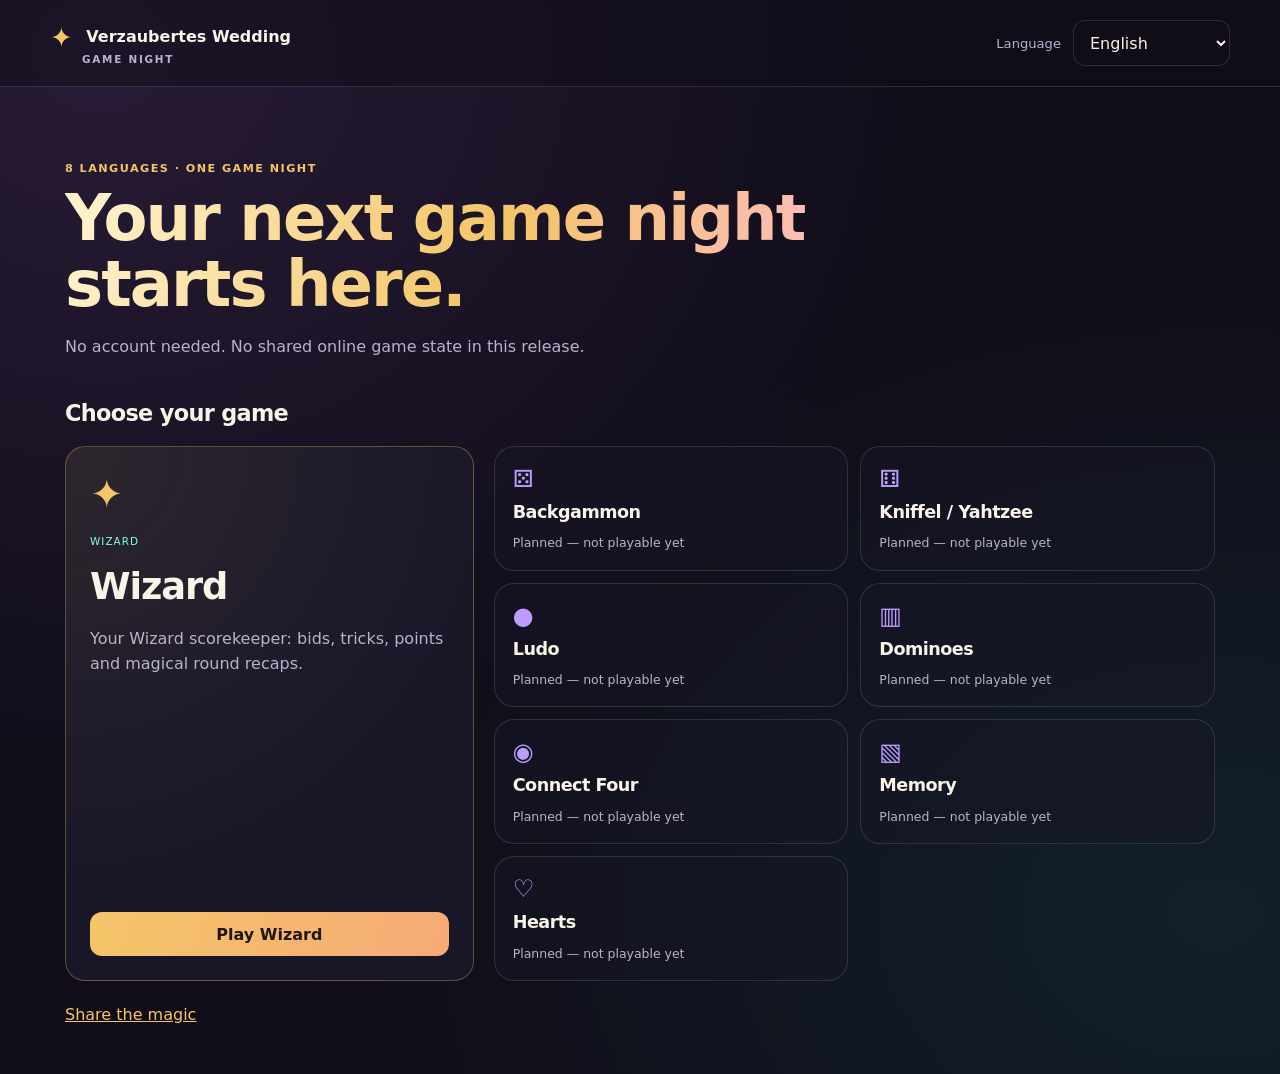
<file: index.html>
<!doctype html>
<html lang="en"><head><meta charset="utf-8"><meta name="viewport" content="width=device-width,initial-scale=1"><meta name="theme-color" content="#171325"><meta name="description" content="Verzaubertes Wedding Game Night — Wizard scorekeeping in eight languages."><title>Verzaubertes Wedding · Game Night</title><link rel="icon" href="icon.svg" type="image/svg+xml"><link rel="stylesheet" href="styles.css"></head><body>
<header class="site-header"><a class="brand" href="#lobby"><span aria-hidden="true">✦</span> Verzaubertes Wedding <small>GAME NIGHT</small></a><div class="language-box"><label for="language" data-t="language">Language</label><select id="language"><option value="de">Deutsch</option><option value="tr">Türkçe</option><option value="nb">Norsk bokmål</option><option value="fr">Français</option><option value="en">English</option><option value="bar">Boarisch</option><option value="sk">Slovenčina</option><option value="it">Italiano</option></select></div></header>
<main>
<section id="lobby" class="lobby"><div class="lobby-hero"><p class="eyebrow" data-t="edition">8 LANGUAGES · ONE GAME NIGHT</p><h1 data-t="tagline">Your next game night starts here.</h1><p data-t="privacy">No account needed. No shared online game state in this release.</p></div><h2 data-t="choose">Choose your game</h2><div class="game-grid"><article class="game-card wizard-card"><div class="game-icon" aria-hidden="true">✦</div><span class="badge">WIZARD</span><h3>Wizard</h3><p data-t="wizardDesc"></p><button id="playWizard" class="primary" data-t="play">Play Wizard</button></article><div id="plannedGames" class="planned-grid"></div></div><a class="promo-link" href="promo.html" data-t="promo">Share the magic</a></section>
<section id="wizard" hidden><div class="wizard-toolbar"><button id="toLobby" class="secondary" data-t="lobby">Game lobby</button><div class="tools"><button id="soundToggle" type="button" aria-pressed="false"></button><button id="effectsToggle" type="button" aria-pressed="true"></button><button id="export" type="button" data-t="export"></button><button id="import" type="button" data-t="import"></button><input id="importFile" type="file" accept=".json,application/json" hidden></div></div><div class="wizard-layout"><aside class="hero"><p class="eyebrow">WIZARD · GAME NIGHT</p><h1>Verzaubertes Wedding</h1><p id="heroStatus" class="status-pill"></p><p id="heroHelp" class="muted"></p><div id="glance" class="glance"></div><p class="storage-note" data-t="savedLocal"></p></aside><div class="workspace">
<section id="home"><div class="heading"><h2 data-t="games"></h2><button id="newGame" class="secondary" data-t="newGame"></button></div><form id="createForm" class="panel setup"><h2 data-t="create"></h2><label for="gameName" data-t="gameName"></label><input id="gameName" maxlength="32" data-ph="gamePlaceholder"><label for="playerName" data-t="players"></label><div class="add-row"><input id="playerName" maxlength="18" data-ph="name"><button value="add" class="secondary" data-t="add"></button></div><div id="draftPlayers" class="chips"></div><button value="start" class="primary" data-t="start"></button><p id="createMessage" class="message" role="status"></p></form><section class="panel"><h2 data-t="archive"></h2><div id="savedGames" class="saved-list"></div></section></section>
<section id="game" hidden><div class="heading"><button id="backGames" class="secondary" data-t="games"></button><div class="tools"><button id="undo" data-t="undo"></button><button id="finish" data-t="finish"></button></div></div><div class="tabs" role="tablist"><button id="entryTab" role="tab" aria-controls="entryPanel" aria-selected="true" data-t="saveRound"></button><button id="statsTab" role="tab" aria-controls="statsPanel" aria-selected="false" data-t="stats"></button></div>
<div id="entryPanel" role="tabpanel" aria-labelledby="entryTab"><form id="roundForm" class="panel"><div class="heading"><h2 id="roundTitle"></h2><span id="cardCount" class="status-pill"></span></div><div id="inputs" class="entry-grid"></div><div class="round-math"><span id="bidTotal"></span><span id="trickTotal"></span></div><button id="saveRound" class="primary" data-t="saveRound"></button><p id="roundMessage" class="message" role="status"></p></form><section class="panel"><h2 data-t="history"></h2><div class="table-wrap"><table id="history"></table></div></section></div>
<div id="statsPanel" role="tabpanel" aria-labelledby="statsTab" hidden><section class="panel"><h2 data-t="pointsFlow"></h2><div id="trend"></div></section><div class="stat-charts"><section class="panel"><h3 data-t="hitRate"></h3><div id="hitChart"></div></section><section class="panel"><h3 data-t="avgCompare"></h3><div id="averageChart"></div></section></div><section class="panel"><h3 data-t="total"></h3><div id="leaderChart"></div></section><div id="statCards" class="stat-cards"></div></div></section></div></div></section>
</main><div id="toast" role="status" aria-live="polite"></div><dialog id="recap" aria-labelledby="recapTitle" aria-describedby="recapSubtitle"><div class="star" aria-hidden="true">✦</div><p class="eyebrow" data-t="recap"></p><h2 id="recapTitle"></h2><p id="recapSubtitle" class="muted"></p><div id="recapRows"></div><button id="recapClose" class="primary"></button><canvas id="confetti" aria-hidden="true"></canvas></dialog><noscript>JavaScript is required / JavaScript erforderlich.</noscript>
<script src="i18n.js"></script><script src="core.js"></script><script src="app.js"></script></body></html>
</file>
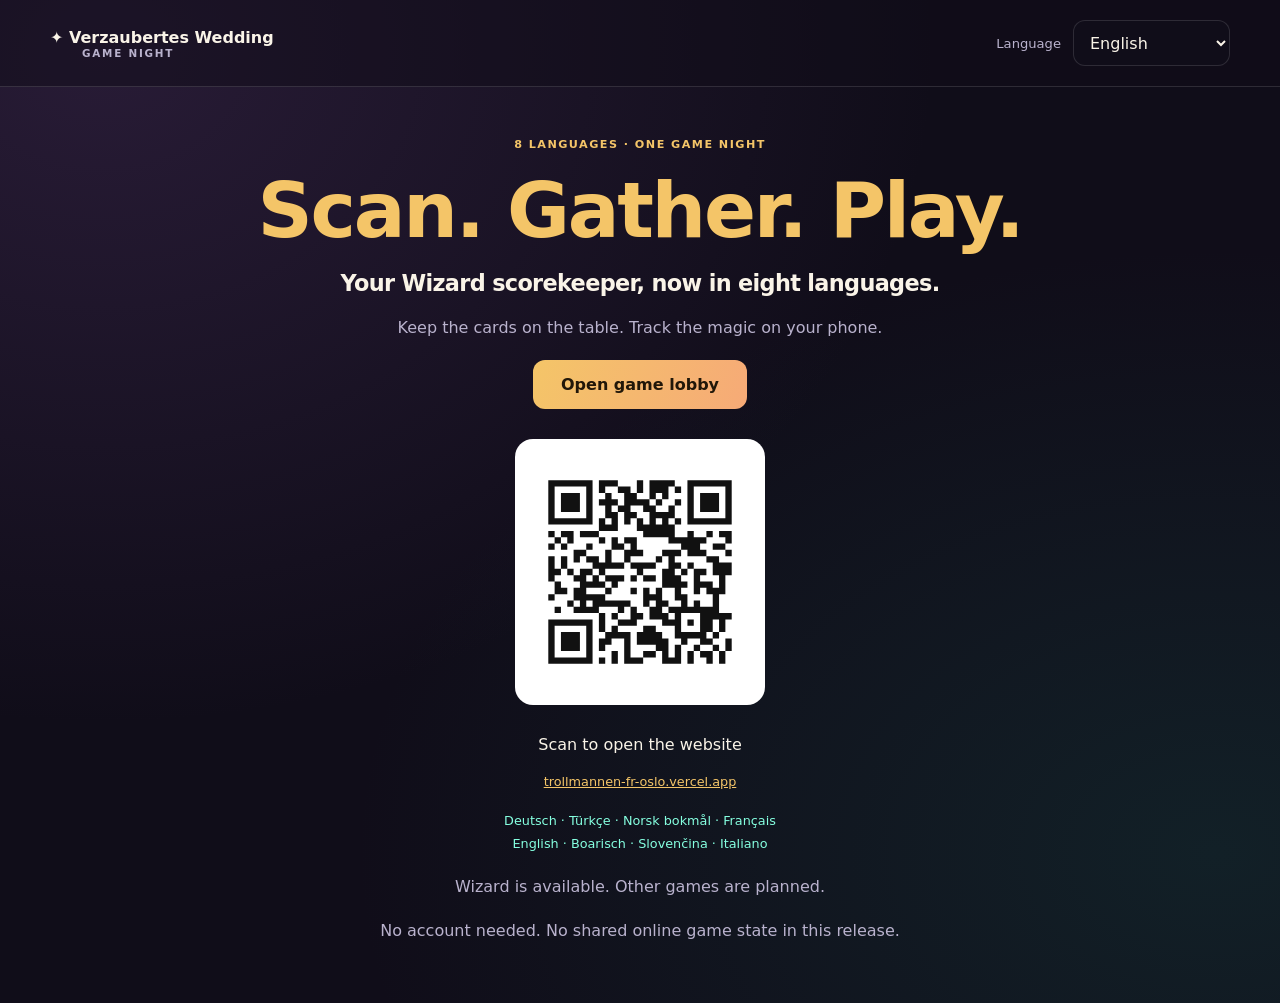
<file: promo.html>
<!doctype html><html lang="en"><head><meta charset="utf-8"><meta name="viewport" content="width=device-width,initial-scale=1"><title>Game Night · Share the magic</title><meta name="theme-color" content="#171325"><link rel="stylesheet" href="styles.css"><link rel="icon" href="icon.svg"><style>.invite{max-width:960px;margin:auto;padding:40px 20px;text-align:center}.invite h1{font-size:clamp(2.8rem,6vw,5rem);margin:20px 0;color:var(--gold)}.invite h2{max-width:650px;margin:20px auto}.qr-wrap{background:#fff;width:250px;max-width:100%;padding:8px;margin:30px auto;border-radius:18px}.qr-wrap img{display:block;width:100%}.invite .primary{display:inline-block;text-decoration:none;width:auto;padding:15px 28px;border-radius:12px}.invite-url{display:block;overflow-wrap:anywhere;font-size:.8rem;margin:20px}.invite .muted{max-width:650px;margin:20px auto}.invite-languages{font-size:.8rem;line-height:1.8;color:var(--mint)}</style></head><body><header class="site-header"><a href="index.html" class="brand">✦ Verzaubertes Wedding <small>GAME NIGHT</small></a><div class="language-box"><label for="language" data-t="language">Language</label><select id="language"><option value="de">Deutsch</option><option value="tr">Türkçe</option><option value="nb">Norsk bokmål</option><option value="fr">Français</option><option value="en">English</option><option value="bar">Boarisch</option><option value="sk">Slovenčina</option><option value="it">Italiano</option></select></div></header><main class="invite"><p class="eyebrow" data-t="edition"></p><h1 data-t="promoTitle"></h1><h2 data-t="promoIntro"></h2><p class="muted" data-t="promoBody"></p><a class="primary" href="index.html" data-t="promoAction"></a><div class="qr-wrap"><img src="qr.svg" alt="QR" width="250" height="250"></div><p data-t="promoScan"></p><a class="invite-url" href="https://trollmannen-fr-oslo.vercel.app/">trollmannen-fr-oslo.vercel.app</a><p class="invite-languages">Deutsch · Türkçe · Norsk bokmål · Français<br>English · Boarisch · Slovenčina · Italiano</p><p class="muted" data-t="promoAvailability"></p><p class="muted" data-t="privacy"></p></main><script src="i18n.js"></script><script src="promo.js"></script></body></html>
</file>
<file: styles.css>
:root{color-scheme:dark;--ink:#faf4e8;--muted:#b9b2cd;--gold:#f4c568;--mint:#85ffe0;--panel:#191628;--line:#ffffff20;--pink:#ff8eaf}*{box-sizing:border-box}body{margin:0;min-height:100vh;color:var(--ink);background:radial-gradient(ellipse at 8% 5%,#50336660,transparent 50%),radial-gradient(ellipse at 95% 85%,#164a4650,transparent 50%),#100d19;font-family:ui-sans-serif,system-ui,-apple-system,BlinkMacSystemFont,"Segoe UI",sans-serif}button,input,select{font:inherit}button{cursor:pointer;touch-action:manipulation}button,a,input,select{transition:background .15s,transform .15s}button{min-height:44px;border:1px solid var(--line);border-radius:12px;padding:10px 14px;color:var(--ink);background:#ffffff08;font-weight:750}button:hover:not(:disabled){background:#ffffff15;transform:translateY(-1px)}button:disabled{opacity:.45;cursor:not-allowed}button:focus-visible,a:focus-visible,input:focus-visible,select:focus-visible{outline:3px solid var(--mint);outline-offset:3px}[hidden]{display:none!important}a{color:var(--gold)}input,select{min-width:0;min-height:46px;color:var(--ink);background:#100d19;border:1px solid var(--line);border-radius:12px;padding:0 12px}input{width:100%}.primary{background:linear-gradient(110deg,#f4c568,#f6aa77);color:#211709;border:0;width:100%;font-weight:850}.primary:hover:not(:disabled){background:linear-gradient(110deg,#ffd786,#ffbf99)}.secondary{background:#100d19}.site-header{display:flex;justify-content:space-between;align-items:center;flex-wrap:wrap;gap:16px;padding:20px clamp(16px,4vw,50px);border-bottom:1px solid var(--line);background:#100d1980}.brand{text-decoration:none;color:var(--ink);font-weight:850;font-size:1rem}.brand>span{color:var(--gold);font-size:1.7rem;vertical-align:middle;margin-right:8px}.brand small{display:block;color:var(--muted);font-size:.65rem;letter-spacing:.17em;margin-left:32px}.language-box{display:flex;align-items:center;gap:12px}.language-box label{color:var(--muted);font-size:.82rem}.language-box select{max-width:185px}.lobby{max-width:1250px;margin:auto;padding:clamp(22px,4vw,50px)}.lobby-hero{max-width:850px;margin:25px 0 40px}.eyebrow{color:var(--gold);font-size:.7rem;font-weight:850;letter-spacing:.13em;text-transform:uppercase}h1,h2,h3{margin:0;letter-spacing:-.03em}h1{font-size:clamp(2.5rem,5vw,4.8rem);line-height:1.03}h2{font-size:1.4rem}h3{font-size:1.1rem}.lobby-hero h1{background:linear-gradient(110deg,#fff4d1,#f4c568,#ffb9d7);background-clip:text;-webkit-background-clip:text;color:transparent}.lobby-hero>p:last-child{max-width:650px;line-height:1.6;color:var(--muted)}.game-grid{display:grid;grid-template-columns:minmax(240px,.85fr) minmax(0,1.5fr);gap:20px;margin-top:20px}.game-card{min-width:0;padding:24px;border:1px solid var(--line);border-radius:20px;background:#191628c9}.wizard-card{display:flex;flex-direction:column;align-items:start;gap:18px;border-color:#f4c56850;background:radial-gradient(circle at top left,#f4c56818,transparent 65%),#191628}.wizard-card h3{font-size:2.3rem}.wizard-card p{line-height:1.6;color:var(--muted);margin:0}.wizard-card .primary{margin-top:auto}.game-icon{font-size:2.5rem;color:var(--gold)}.badge{font-size:.65rem;letter-spacing:.1em;color:var(--mint)}.planned-grid{display:grid;grid-template-columns:repeat(2,minmax(0,1fr));gap:12px}.planned{padding:18px;background:#19162877}.planned .game-icon{font-size:1.5rem;color:#bc9cff}.planned h3{margin-top:9px}.planned p{font-size:.78rem;margin-bottom:0;line-height:1.4}.promo-link{display:inline-block;margin-top:24px}.muted{color:var(--muted);line-height:1.5}.wizard-toolbar{display:flex;justify-content:space-between;align-items:center;flex-wrap:wrap;gap:12px;padding:18px 24px}.tools{display:flex;flex-wrap:wrap;gap:8px}.tools button{font-size:.76rem;padding:8px 10px}.tools button[aria-pressed=true]{color:var(--mint);border-color:#85ffe040}.wizard-layout{display:grid;grid-template-columns:minmax(280px,.75fr) minmax(460px,1.25fr);gap:22px;padding:0 24px 24px}.hero{position:sticky;top:20px;height:calc(100vh - 145px);min-height:500px;display:flex;flex-direction:column;gap:20px;padding:clamp(25px,3vw,42px);border:1px solid #f4c56840;border-radius:26px;background:radial-gradient(circle at 80% 8%,#f4c56820,transparent 50%),linear-gradient(145deg,#261d39,#102c28);overflow:auto}.hero h1{font-size:clamp(2.8rem,5vw,5rem);line-height:.96;overflow-wrap:anywhere;background:linear-gradient(120deg,#fff1cb,#f4c568,#ffb0d1);background-clip:text;-webkit-background-clip:text;color:transparent}.hero .eyebrow{margin:0}.status-pill{margin:0;padding:8px 12px;border:1px solid #ffffff25;border-radius:12px;background:#ffffff08;width:fit-content;max-width:100%;overflow-wrap:anywhere;font-weight:800}.storage-note{margin-top:auto;font-size:.75rem;line-height:1.5;color:var(--muted)}.glance{display:grid;grid-template-columns:repeat(2,minmax(0,1fr));gap:10px}.glance-item{min-width:0;padding:12px;border:1px solid var(--line);border-radius:14px;background:#ffffff08;animation:rise .3s}.glance-item span{display:block;overflow:hidden;white-space:nowrap;text-overflow:ellipsis;font-size:.8rem;color:var(--muted)}.glance-item strong{display:block;margin-top:5px;font-size:1.6rem;color:var(--gold)}.workspace{min-width:0}.heading{display:flex;justify-content:space-between;align-items:start;flex-wrap:wrap;gap:12px}.heading>div{min-width:0}.panel{padding:20px;margin:16px 0;border:1px solid var(--line);border-radius:20px;background:#191628e8;min-width:0}.setup{display:grid;gap:12px}.setup label{font-size:.8rem;font-weight:800;color:var(--gold)}.add-row{display:grid;grid-template-columns:1fr auto;gap:10px}.chips{display:flex;flex-wrap:wrap;gap:8px}.chip{display:inline-flex;align-items:center;max-width:100%;border:1px solid #bc9cff45;border-radius:99px;background:#bc9cff14;overflow:hidden}.chip span{padding:9px 12px;overflow:hidden;white-space:nowrap;text-overflow:ellipsis}.chip button{min-height:38px;border:0;border-left:1px solid var(--line);border-radius:0;padding:6px 10px}.message{min-height:1.4em;line-height:1.4;margin:0;color:var(--gold);font-size:.85rem}.saved-list{display:grid;gap:12px;margin-top:15px}.saved-game{padding:14px;border:1px solid var(--line);border-radius:14px;background:#100d19;overflow-wrap:anywhere}.saved-game .muted{font-size:.78rem;margin:5px 0 0}.saved-game button{flex-shrink:0}.tabs{display:grid;grid-template-columns:1fr 1fr;gap:6px;border:1px solid var(--line);padding:6px;border-radius:15px;margin-top:16px}.tabs button{border:0;background:transparent}.tabs button[aria-selected=true]{background:#bc9cff25;color:#e0d1ff}.entry-grid{display:grid;gap:12px;margin:18px 0}.entry-row{display:grid;grid-template-columns:minmax(70px,.65fr) minmax(130px,1fr) minmax(130px,1fr);align-items:center;gap:12px;padding:13px;border:1px solid var(--line);border-radius:14px;background:#100d19}.entry-name{overflow:hidden;white-space:nowrap;text-overflow:ellipsis}.number-field{min-width:0}.range-label{display:flex;align-items:center;justify-content:space-between;gap:8px;font-size:.72rem;color:var(--muted);min-height:33px}.range-value{display:grid;place-items:center;flex:0 0 28px;height:27px;border-radius:8px;background:#bc9cff22;color:var(--ink)}.step-controls{display:flex;align-items:center;gap:6px;margin-top:8px}.step-controls button{flex:0 0 28px;min-height:35px;padding:4px;border-radius:8px}.step-controls input{flex:1;min-width:20px;height:28px;min-height:28px;padding:0;border:0;background:transparent;accent-color:var(--gold)}.round-math{display:flex;justify-content:space-between;flex-wrap:wrap;gap:10px;color:var(--muted);font-size:.82rem;margin-bottom:15px}.table-wrap{overflow-x:auto;margin-top:14px}table{width:100%;min-width:480px;border-collapse:collapse}th,td{padding:11px;border-top:1px solid var(--line);text-align:right;white-space:nowrap}th{font-size:.8rem;color:var(--gold)}th:first-child{position:sticky;left:0;background:var(--panel);text-align:left}td{color:var(--muted)}.total-row td{color:var(--mint);font-weight:850}.stat-charts,.stat-cards{display:grid;grid-template-columns:repeat(2,minmax(0,1fr));gap:12px}.stat-charts .panel,.stat-cards .panel{margin:0}.stat-cards{margin-top:16px}.stat-line{display:flex;justify-content:space-between;gap:12px;font-size:.8rem;margin-top:10px;color:var(--muted)}.stat-line strong{color:var(--ink);flex-shrink:0}.stat-card h3{color:var(--gold);overflow-wrap:anywhere}#trend svg{display:block;width:100%;min-height:200px;margin-top:16px}.axis{fill:var(--muted);font-size:12px}.grid-line{stroke:#ffffff17}.legend{display:flex;flex-wrap:wrap;gap:12px;font-size:.8rem;margin-top:12px}.metric{display:grid;grid-template-columns:minmax(55px,.7fr) minmax(50px,1fr) auto;align-items:center;gap:8px;margin-top:12px;font-size:.77rem}.metric-name{overflow:hidden;text-overflow:ellipsis;white-space:nowrap}.track{height:13px;background:#ffffff12;border-radius:99px;overflow:hidden}.bar{height:100%;border-radius:inherit}.metric>strong{color:var(--muted);white-space:nowrap}.average-row{margin-top:15px}.average-row>strong{font-size:.82rem}#toast{position:fixed;bottom:20px;left:50%;transform:translate(-50%,15px);opacity:0;max-width:calc(100vw - 30px);width:max-content;padding:15px 18px;background:#2b203b;color:var(--ink);border:1px solid #f4c56850;border-radius:14px;z-index:90;pointer-events:none;transition:opacity .2s,transform .2s}#toast.visible{opacity:1;transform:translate(-50%,0)}dialog{width:min(530px,calc(100vw - 28px));max-height:85vh;overflow:auto;padding:28px;border:1px solid #f4c56860;border-radius:24px;color:var(--ink);background:radial-gradient(circle at top,#483056,#191628 65%);box-shadow:0 25px 80px #0009}dialog[open]{animation:rise .25s}dialog::backdrop{background:#0c0813de;backdrop-filter:blur(6px)}dialog .star{text-align:center;font-size:3rem;color:var(--gold)}dialog>.eyebrow,dialog>h2,dialog>.muted{text-align:center}dialog>h2{overflow-wrap:anywhere}#recapRows{display:grid;gap:8px;margin:20px 0}.recap-row{display:flex;align-items:center;justify-content:space-between;gap:14px;padding:12px;border:1px solid var(--line);border-radius:12px;background:#ffffff06}.recap-row>div{min-width:0}.recap-row strong{overflow-wrap:anywhere}.recap-row small{display:block;margin-top:5px;color:var(--muted)}.recap-row>.positive,.recap-row>.negative{font-size:1.3rem;flex-shrink:0}.positive{color:var(--mint)}.negative{color:var(--pink)}#confetti{position:fixed;inset:0;width:100%;height:100%;pointer-events:none;z-index:80}@keyframes rise{from{opacity:0;transform:translateY(12px)}to{opacity:1;transform:none}}.effects-off *{transition:none!important;animation:none!important}
@media(max-width:1150px){.entry-row{grid-template-columns:1fr 1fr}.entry-name{grid-column:1/-1}.stat-charts{grid-template-columns:1fr}}@media(max-width:940px){.wizard-layout{grid-template-columns:1fr;padding:0 16px 24px}.hero{position:relative;top:0;height:auto;min-height:350px}.hero h1{font-size:3rem}.hero .storage-note{margin:0}.stat-charts{grid-template-columns:1fr 1fr}.game-grid{grid-template-columns:1fr}.wizard-card{min-height:300px}.wizard-toolbar{padding:18px 16px}.glance{grid-template-columns:repeat(3,minmax(0,1fr))}}@media(max-width:560px){.site-header{padding:16px}.language-box{width:100%;justify-content:space-between}.language-box select{flex:1;max-width:none}.lobby{padding:22px 16px}.lobby-hero{margin:12px 0 30px}.lobby-hero h1{font-size:2.7rem}.planned-grid{grid-template-columns:1fr 1fr}.planned{padding:14px}.planned h3{font-size:.94rem}.panel{padding:16px}.stat-charts,.stat-cards{grid-template-columns:1fr}.range-label{font-size:.68rem}.step-controls{gap:5px}.tools button{font-size:.7rem}.glance{grid-template-columns:repeat(2,minmax(0,1fr))}.hero{padding:25px}.hero h1{font-size:2.7rem}.saved-game .heading{display:grid}.saved-game button{width:100%}.metric{grid-template-columns:minmax(55px,.7fr) minmax(55px,1fr) auto}.wizard-toolbar>.tools{gap:6px}.entry-row{gap:10px;padding:12px}.round-math{display:grid}.game-card{padding:20px}.planned{padding:14px}dialog{padding:22px}}@media(max-width:350px){.entry-row{grid-template-columns:1fr}.entry-name{grid-column:auto}.planned-grid{grid-template-columns:1fr}.metric{grid-template-columns:1fr}.metric-name{white-space:normal}}@media(prefers-reduced-motion:reduce){*,*::before,*::after{transition:none!important;animation:none!important}#confetti{display:none}}
</file>
